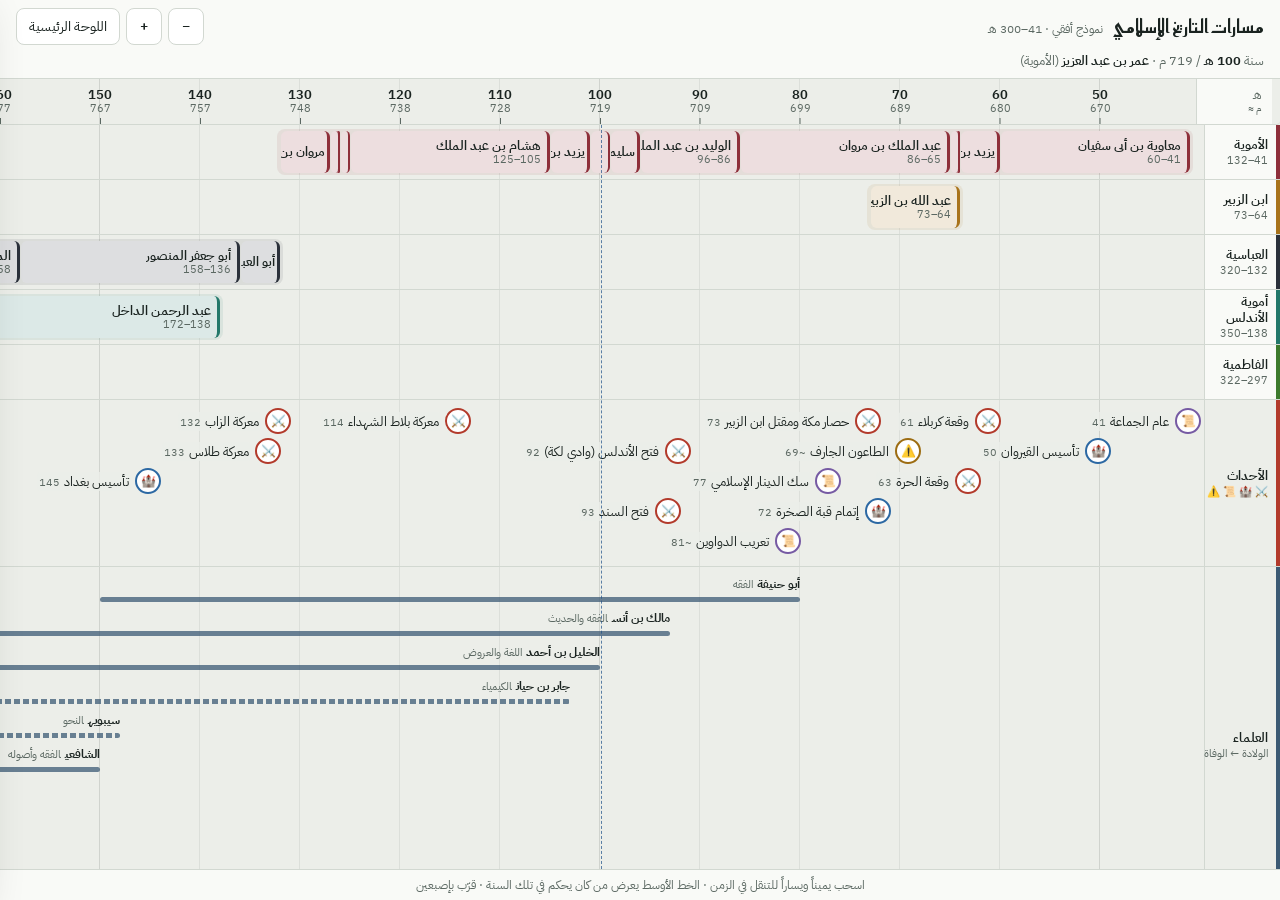
<file: site/horizontal.html>
<!doctype html>
<html lang="ar" dir="rtl">
<head>
<meta charset="utf-8">
<meta name="viewport" content="width=device-width, initial-scale=1, viewport-fit=cover">
<title>نموذج الخط الأفقي</title>
<meta name="robots" content="noindex">
<meta name="description" content="نموذج تجريبي: الزمن على المحور الأفقي والدول والأحداث والعلماء مسارات أفقية مكدسة، من 41 إلى 300 هـ.">
<link rel="preconnect" href="https://fonts.googleapis.com">
<link rel="preconnect" href="https://fonts.gstatic.com" crossorigin>
<link rel="stylesheet" href="https://fonts.googleapis.com/css2?family=IBM+Plex+Sans+Arabic:wght@400;500;600&family=Noto+Naskh+Arabic:wght@400;600&family=Reem+Kufi:wght@500;600&display=swap">
<link rel="stylesheet" href="styles.css">
<link rel="stylesheet" href="horizontal.css">
</head>
<body>
<div class="happ">
  <header class="hbar">
    <div class="brand"><h1>مسارات التاريخ الإسلامي</h1><span class="tag">نموذج أفقي · 41–300 هـ</span></div>
    <div class="tools">
      <button class="btn icon" id="zout" aria-label="تصغير">−</button>
      <button class="btn icon" id="zin" aria-label="تكبير">+</button>
      <a class="btn" href="./">اللوحة الرئيسية</a>
    </div>
    <div class="now" id="now"></div>
  </header>

  <div class="hwrap">
  <main class="hscroll" id="hs" aria-label="الخط الزمني الأفقي" tabindex="0">
    <div class="hcontent" id="hc">
      <div class="ruler" id="ruler"><div class="corner">هـ<br><small>م ≈</small></div></div>
      <div id="lanes"></div>
    </div>
  </main>
  <div class="cursor" id="cursor" aria-hidden="true"></div>
  </div>
  <p class="hhint">اسحب يميناً ويساراً للتنقل في الزمن · الخط الأوسط يعرض من كان يحكم في تلك السنة · قرّب بإصبعين</p>
</div>

<aside class="drawer" id="drawer" aria-hidden="true" aria-labelledby="dTitle"></aside>

<script src="data.js"></script>
<script src="horizontal.js"></script>
</body>
</html>
</file>
<file: site/styles.css>
/* Layout: full-screen canvas. Time axis down the right edge, parallel dynasty lanes run right-to-left, detail drawer slides in from the left. */
:root {
  --bg: #eceee9;
  --surface: #f9faf7;
  --raised: #ffffff;
  --ink: #1a2320;
  --muted: #5b6862;
  --line: #d2d8d1;
  --grid: rgba(26, 35, 32, 0.07);
  --accent: #1d4f86;
  --accent-ink: #ffffff;
  --focus: #1d4f86;
  --shadow: 0 10px 40px rgba(20, 30, 26, 0.16);

  --d-nubuwwa: #8a6a1f;
  --d-rashidun: #2f6b4f;
  --d-umayyad: #8e2f3a;
  --d-zubayr: #a8731b;
  --d-abbasid: #2b313b;
  --d-andalus: #23786a;
  --d-fatimid: #3d7a2c;

  --c-battle: #b23a2b;
  --c-city: #2c68a3;
  --c-reform: #765aa3;
  --c-calamity: #9c6c12;
  --c-scholar: #3c5a74;

  --f-display: "Reem Kufi", "Noto Kufi Arabic", "Segoe UI", Tahoma, sans-serif;
  --f-body: "Noto Naskh Arabic", "Amiri", "Traditional Arabic", serif;
  --f-ui: "IBM Plex Sans Arabic", "Segoe UI", Tahoma, sans-serif;
  color-scheme: light;
}
@media (prefers-color-scheme: dark) {
  :root:not([data-theme="light"]) {
    --bg: #111614; --surface: #171d1a; --raised: #1e2522; --ink: #e5ebe6; --muted: #98a59e; --line: #2c3631;
    --grid: rgba(229, 235, 230, 0.06); --accent: #7fb0e6; --accent-ink: #0d1a28; --focus: #9cc3ef; --shadow: 0 10px 40px rgba(0, 0, 0, 0.5);
    --d-nubuwwa: #e0be6a; --d-rashidun: #6fbf9a; --d-umayyad: #c75b67; --d-zubayr: #d39b3c; --d-abbasid: #9aa6b8; --d-andalus: #4fb3a1; --d-fatimid: #72b45c;
    --c-battle: #e0705f; --c-city: #6ea6dc; --c-reform: #a991d4; --c-calamity: #d3a24a; --c-scholar: #8eb0cc;
    color-scheme: dark;
  }
}
:root[data-theme="dark"] {
  --bg: #111614; --surface: #171d1a; --raised: #1e2522; --ink: #e5ebe6; --muted: #98a59e; --line: #2c3631;
  --grid: rgba(229, 235, 230, 0.06); --accent: #7fb0e6; --accent-ink: #0d1a28; --focus: #9cc3ef; --shadow: 0 10px 40px rgba(0, 0, 0, 0.5);
  --d-nubuwwa: #e0be6a; --d-rashidun: #6fbf9a; --d-umayyad: #c75b67; --d-zubayr: #d39b3c; --d-abbasid: #9aa6b8; --d-andalus: #4fb3a1; --d-fatimid: #72b45c;
  --c-battle: #e0705f; --c-city: #6ea6dc; --c-reform: #a991d4; --c-calamity: #d3a24a; --c-scholar: #8eb0cc;
  color-scheme: dark;
}

html, body { height: 100%; }
[hidden] { display: none !important; }
body {
  margin: 0; background: var(--bg); color: var(--ink);
  font-family: var(--f-ui); font-size: 14px; overflow: hidden;
}
.app { height: 100%; display: grid; grid-template-rows: auto 1fr auto; }
button, input, select, textarea { font: inherit; color: inherit; }
:focus-visible { outline: 2px solid var(--focus); outline-offset: 2px; }

/* top bar */
.bar {
  display: flex; flex-wrap: wrap; align-items: center; gap: 10px 16px;
  padding-block: 10px; padding-left: max(16px, env(safe-area-inset-left, 0px)); padding-right: max(16px, env(safe-area-inset-right, 0px));
  background: var(--surface); border-bottom: 1px solid var(--line); position: relative; z-index: 20;
}
.brand { display: flex; align-items: baseline; gap: 10px; min-width: 0; }
.brand h1 { font-family: var(--f-display); font-weight: 600; font-size: 22px; margin: 0; letter-spacing: 0; white-space: nowrap; }
.brand span { color: var(--muted); font-size: 12px; white-space: nowrap; }
.search { position: relative; flex: 1 1 220px; max-width: 360px; min-width: 0; }
.search input {
  width: 100%; box-sizing: border-box; padding: 8px 12px; border-radius: 8px;
  border: 1px solid var(--line); background: var(--raised);
}
.results {
  position: absolute; inset-inline: 0; top: calc(100% + 4px); background: var(--raised); border: 1px solid var(--line);
  border-radius: 8px; box-shadow: var(--shadow); max-height: 320px; overflow: auto; z-index: 30; padding: 4px;
}
.results button {
  display: flex; justify-content: space-between; gap: 12px; width: 100%; text-align: start; padding: 8px 10px;
  border: 0; background: none; border-radius: 6px; cursor: pointer;
}
.results button:hover, .results button.on { background: var(--bg); }
.results small { color: var(--muted); font-variant-numeric: tabular-nums; white-space: nowrap; }
.chips { display: flex; flex-wrap: wrap; gap: 6px; }
.chip {
  display: inline-flex; align-items: center; gap: 6px; padding: 5px 10px; border-radius: 999px;
  border: 1px solid var(--line); background: var(--raised); cursor: pointer; font-size: 13px;
}
.chip[aria-pressed="false"] { opacity: 0.45; }
.chip i { width: 8px; height: 8px; border-radius: 50%; background: var(--d-abbasid); display: inline-block; }
.chip[data-filter="scholar"] i { background: var(--c-scholar); }
.tools { display: flex; gap: 6px; margin-inline-start: auto; }
.btn {
  padding: 7px 12px; border-radius: 8px; border: 1px solid var(--line); background: var(--raised); cursor: pointer; white-space: nowrap;
}
.btn.primary { background: var(--accent); color: var(--accent-ink); border-color: var(--accent); }
.btn.icon { width: 36px; padding: 7px 0; text-align: center; font-weight: 600; }

/* stage */
.stage { position: relative; overflow: hidden; touch-action: none; cursor: grab; user-select: none; background: var(--bg); }
.stage.dragging { cursor: grabbing; }
.layer { position: absolute; inset: 0; }
.grid-line { position: absolute; left: 0; right: 0; height: 0; border-top: 1px solid var(--grid); }
.grid-line.major { border-top-color: var(--line); }
.band { position: absolute; border-radius: 10px; background: color-mix(in srgb, var(--c) 8%, transparent); border: 1px solid color-mix(in srgb, var(--c) 22%, transparent); }

.axis {
  position: absolute; top: 0; bottom: 0; right: 0; width: 84px; background: var(--surface);
  border-left: 1px solid var(--line); z-index: 6; padding-right: env(safe-area-inset-right, 0px);
}
.tick { position: absolute; right: 10px; transform: translateY(-50%); text-align: right; line-height: 1.15; font-variant-numeric: tabular-nums; }
.tick b { display: block; font-size: 13px; font-weight: 600; }
.tick small { display: block; font-size: 10.5px; color: var(--muted); }
.axis-cap { position: absolute; top: 0; right: 0; width: 84px; height: 52px; display: grid; place-content: center; text-align: center; font-size: 11px; color: var(--muted); background: var(--surface); border-bottom: 1px solid var(--line); z-index: 2; line-height: 1.3; }

.heads { position: absolute; top: 0; left: 0; right: 84px; height: 52px; background: color-mix(in srgb, var(--surface) 92%, transparent); border-bottom: 1px solid var(--line); z-index: 5; overflow: hidden; }
.head { position: absolute; top: 0; height: 52px; display: flex; flex-direction: column; justify-content: center; padding-inline: 10px; box-sizing: border-box; border-inline-start: 1px solid var(--line); }
.head strong { font-family: var(--f-display); font-weight: 600; font-size: 15px; color: var(--c, var(--ink)); white-space: nowrap; overflow: hidden; text-overflow: ellipsis; }
.head small { color: var(--muted); font-size: 11px; font-variant-numeric: tabular-nums; white-space: nowrap; }

.item { position: absolute; border: 0; padding: 0; margin: 0; background: none; cursor: pointer; text-align: right; color: var(--ink); }
.ruler {
  background: color-mix(in srgb, var(--c) 16%, var(--raised)); border-right: 4px solid var(--c);
  border-radius: 4px; overflow: hidden; box-sizing: border-box; padding: 0 8px; display: flex; flex-direction: column; justify-content: center;
}
.ruler:nth-child(even) { background: color-mix(in srgb, var(--c) 26%, var(--raised)); }
.ruler .n { font-family: var(--f-body); font-size: 14px; font-weight: 600; white-space: nowrap; overflow: hidden; text-overflow: ellipsis; line-height: 1.3; }
.ruler .y { font-size: 11px; color: var(--muted); font-variant-numeric: tabular-nums; white-space: nowrap; }
.ruler .cap { font-size: 11px; color: var(--muted); white-space: nowrap; overflow: hidden; text-overflow: ellipsis; }
.ruler.thin .n, .ruler.thin .y, .ruler.thin .cap { display: none; }
.ruler.short .y, .ruler.short .cap { display: none; }
.item.review::after { content: ""; position: absolute; top: 4px; left: 4px; width: 6px; height: 6px; border-radius: 50%; background: var(--c-calamity); }

.event { display: flex; align-items: center; gap: 6px; height: 24px; transform: translateY(-50%); white-space: nowrap; }
.event .dot { width: 22px; height: 22px; border-radius: 50%; display: grid; place-items: center; font-size: 12px; background: color-mix(in srgb, var(--c) 18%, var(--raised)); border: 1.5px solid var(--c); flex: none; }
.event .t { font-size: 12.5px; font-weight: 500; overflow: hidden; text-overflow: ellipsis; background: color-mix(in srgb, var(--bg) 80%, transparent); padding-inline: 4px; border-radius: 4px; }
.event .t em { font-style: normal; color: var(--muted); font-variant-numeric: tabular-nums; font-size: 11px; margin-inline-start: 4px; }

.scholar { display: flex; gap: 6px; }
.event.crowd .t, .scholar.crowd .lbl { display: none; }
.event.crowd:hover .t, .event.crowd:focus-visible .t { display: block; position: relative; z-index: 4; }
.scholar .life { width: 4px; border-radius: 2px; background: var(--c-scholar); flex: none; min-height: 10px; }
.scholar .life.approx { background: repeating-linear-gradient(to bottom, var(--c-scholar) 0 6px, transparent 6px 9px); }
.scholar .lbl { font-size: 12.5px; line-height: 1.35; white-space: nowrap; overflow: hidden; }
.scholar .lbl b { font-family: var(--f-body); font-weight: 600; display: block; overflow: hidden; text-overflow: ellipsis; }
.scholar .lbl small { color: var(--muted); display: block; overflow: hidden; text-overflow: ellipsis; }

.item.sel { outline: 2px solid var(--focus); outline-offset: 2px; z-index: 3; }
.hint { position: absolute; bottom: 12px; left: max(12px, env(safe-area-inset-left, 0px)); z-index: 7; background: var(--raised); border: 1px solid var(--line); border-radius: 8px; padding: 6px 10px; color: var(--muted); font-size: 12px; pointer-events: none; }

/* footer */
.foot {
  display: flex; flex-wrap: wrap; align-items: center; gap: 8px 16px; justify-content: space-between;
  padding-block: 8px; padding-left: max(16px, env(safe-area-inset-left, 0px)); padding-right: max(16px, env(safe-area-inset-right, 0px));
  background: var(--surface); border-top: 1px solid var(--line); font-size: 12.5px; color: var(--muted);
}
.foot .acts { display: flex; gap: 8px; }

/* drawer */
.drawer {
  position: fixed; top: 0; bottom: 0; left: 0; width: min(420px, 100vw); z-index: 40; background: var(--raised);
  box-shadow: var(--shadow); border-right: 1px solid var(--line); display: flex; flex-direction: column;
  transform: translateX(-104%); transition: transform 0.22s ease; padding-left: env(safe-area-inset-left, 0px);
}
.drawer.open { transform: none; }
.drawer header { display: flex; align-items: flex-start; gap: 12px; padding: 18px 20px 12px; border-bottom: 1px solid var(--line); border-top: 5px solid var(--c, var(--accent)); }
.drawer header > div { flex: 1; min-width: 0; }
.kicker { font-size: 12px; color: var(--c, var(--muted)); font-weight: 600; letter-spacing: 0; }
.drawer h2 { font-family: var(--f-display); font-weight: 600; font-size: 26px; margin: 4px 0 2px; text-wrap: balance; line-height: 1.25; }
.drawer .full { font-family: var(--f-body); color: var(--muted); font-size: 15px; }
.drawer .body { overflow: auto; padding: 16px 20px 24px; display: flex; flex-direction: column; gap: 18px; font-family: var(--f-body); font-size: 16px; line-height: 1.8; }
.facts { display: grid; grid-template-columns: auto 1fr; gap: 6px 14px; margin: 0; font-family: var(--f-ui); font-size: 14px; }
.facts dt { color: var(--muted); }
.facts dd { margin: 0; font-variant-numeric: tabular-nums; min-width: 0; }
.drawer h3 { font-family: var(--f-ui); font-size: 12.5px; color: var(--muted); font-weight: 600; margin: 0 0 6px; }
.drawer ul { margin: 0; padding-inline-start: 20px; }
.note { background: var(--bg); border-radius: 8px; padding: 10px 12px; font-size: 14.5px; line-height: 1.7; }
.status { display: inline-flex; align-items: center; gap: 6px; font-family: var(--f-ui); font-size: 12px; padding: 3px 9px; border-radius: 999px; border: 1px solid var(--line); color: var(--muted); }
.status::before { content: ""; width: 7px; height: 7px; border-radius: 50%; background: var(--c-calamity); }
.peers { display: flex; flex-wrap: wrap; gap: 6px; font-family: var(--f-ui); }
.peers button { border: 1px solid var(--line); background: var(--surface); border-radius: 6px; padding: 3px 8px; cursor: pointer; font-size: 13px; }
.peers button i { display: inline-block; width: 7px; height: 7px; border-radius: 50%; background: var(--c); margin-inline-end: 5px; }
.srcs { font-size: 14px; }
.srcs li span { color: var(--muted); }
.close { border: 0; background: none; font-size: 22px; cursor: pointer; color: var(--muted); padding: 0 4px; line-height: 1; }
.drawer footer { padding: 12px 20px; border-top: 1px solid var(--line); display: flex; gap: 8px; }

/* modal */
.modal { position: fixed; inset: 0; z-index: 50; background: rgba(10, 16, 14, 0.45); display: grid; place-items: center; padding: 16px; }
.sheet {
  background: var(--raised); border-radius: 12px; box-shadow: var(--shadow); width: min(640px, 100%); max-height: calc(100% - 32px);
  display: flex; flex-direction: column; overflow: hidden;
}
.sheet > header { display: flex; justify-content: space-between; align-items: center; padding: 16px 20px; border-bottom: 1px solid var(--line); }
.sheet > header h2 { font-family: var(--f-display); font-weight: 600; font-size: 22px; margin: 0; }
.sheet .content { overflow: auto; padding: 18px 20px 22px; }
.prose { font-family: var(--f-body); font-size: 16px; line-height: 1.9; max-width: 65ch; }
.prose h3 { font-family: var(--f-display); font-weight: 600; font-size: 18px; margin: 22px 0 6px; }
.prose h3:first-child { margin-top: 0; }
.prose ol, .prose ul { padding-inline-start: 22px; margin: 6px 0; }
.form { display: grid; gap: 14px; }
.form label { display: grid; gap: 6px; font-size: 13px; color: var(--muted); }
.form input, .form select, .form textarea { padding: 9px 11px; border-radius: 8px; border: 1px solid var(--line); background: var(--surface); color: var(--ink); font-size: 14.5px; }
.form textarea { min-height: 110px; resize: vertical; font-family: var(--f-body); line-height: 1.7; }
.form .hp { position: absolute; left: -9999px; width: 1px; height: 1px; overflow: hidden; }
.form .row { display: flex; gap: 10px; flex-wrap: wrap; align-items: center; }
.msg { border-radius: 8px; padding: 10px 12px; font-size: 14px; background: var(--bg); }
.msg.ok { border-inline-start: 4px solid var(--d-fatimid); }
.msg.warn { border-inline-start: 4px solid var(--c-calamity); }

@media (max-width: 720px) {
  .brand span { display: none; }
  .bar { gap: 8px 10px; }
  .chips { flex-wrap: nowrap; overflow-x: auto; flex: 1 1 100%; order: 3; scrollbar-width: none; }
  .chip { flex: none; }
  .tools { order: 1; }
  .tools .btn.text { display: none; }
  .drawer { top: auto; height: 78%; width: 100%; border-right: 0; border-radius: 14px 14px 0 0; transform: translateY(104%); padding-bottom: env(safe-area-inset-bottom, 0px); }
  .drawer.open { transform: none; }
  .hint { display: none; }
}
@media (prefers-reduced-motion: reduce) { .drawer { transition: none; } }

/* ---------- حركات بصرية (motion.js) ---------- */
.stats { display: grid; grid-template-columns: repeat(2, 1fr); gap: 10px; margin: 16px 0; }
.stats > div { background: var(--raised); border: 1px solid var(--line); border-radius: 10px; padding: 12px 14px; display: grid; gap: 2px; }
.stats b { font-family: var(--f-display); font-size: 26px; font-weight: 600; color: var(--accent); font-variant-numeric: tabular-nums; }
.stats span { font-size: 13px; color: var(--muted); }

/* حدّ متحرك حول زر الإبلاغ */
.star-border { position: relative; overflow: hidden; isolation: isolate; border-color: transparent; }
.star-border::before { content: ""; position: absolute; left: 50%; top: 50%; width: 180%; aspect-ratio: 1; translate: -50% -50%; z-index: -2; background: conic-gradient(from 0deg, transparent 0 75%, var(--focus) 84%, transparent 92%); animation: star-spin 4s linear infinite; }
.star-border::after { content: ""; position: absolute; inset: 1px; border-radius: inherit; z-index: -1; background: var(--accent); }
@keyframes star-spin { to { transform: rotate(360deg); } }

/* أشعة ضوئية خفيفة خلف الشريط العلوي */
.bar::before { content: ""; position: absolute; inset: 0; z-index: -1; pointer-events: none; background: repeating-conic-gradient(from 0deg at 50% 0%, transparent 0 7deg, color-mix(in srgb, var(--accent) 9%, transparent) 9deg 12deg); mask-image: linear-gradient(to bottom, #000 0%, transparent 90%); animation: rays-pulse 9s ease-in-out infinite; }
@keyframes rays-pulse { 50% { opacity: 0.45; } }

.bw { display: inline-block; }

@media (prefers-reduced-motion: reduce) {
  .star-border::before, .bar::before { animation: none; }
}

/* روابط المصادر إلى المكتبة الشاملة */
.srcs a, #srcList a, #srcAuxList a { color: inherit; text-decoration: underline; text-decoration-color: var(--muted); text-underline-offset: 3px; }
#srcList .muted, #srcAuxList .muted { color: var(--muted); font-size: 0.9em; }
</file>
<file: site/horizontal.css>
/* Horizontal prototype: time runs right-to-left along the x axis, lanes stack vertically. Tokens, buttons and the drawer come from styles.css. */
:root { --lab-w: 76px; --ruler-h: 46px; }

.happ { height: 100%; height: 100dvh; display: grid; grid-template-rows: auto 1fr auto; }
.hbar {
  display: flex; flex-wrap: wrap; align-items: center; gap: 6px 12px;
  padding-block: 8px; padding-left: max(16px, env(safe-area-inset-left, 0px)); padding-right: max(16px, env(safe-area-inset-right, 0px));
  background: var(--surface); border-bottom: 1px solid var(--line); position: relative; z-index: 20;
}
.hbar .brand h1 { font-size: 19px; }
.hbar .tag { color: var(--muted); font-size: 12px; white-space: nowrap; }
.hbar .tools { display: flex; gap: 6px; margin-inline-start: auto; order: 0; }
.hbar a.btn { text-decoration: none; color: inherit; }
.now { flex: 1 1 100%; color: var(--muted); font-size: 12.5px; font-variant-numeric: tabular-nums; min-height: 1.2em; }
.now b { color: var(--ink); font-weight: 600; }

.hwrap { position: relative; min-height: 0; display: grid; }
.hscroll {
  position: relative; overflow: auto; background: var(--bg); touch-action: pan-x pan-y;
  overscroll-behavior: contain; -webkit-overflow-scrolling: touch; scrollbar-width: thin;
}
.hscroll.grab { cursor: grabbing; user-select: none; }
.hcontent { position: relative; min-height: 100%; }
.gridlines { position: absolute; inset-block: 0; right: 0; left: 0; pointer-events: none; z-index: 0; }
.gridlines i { position: absolute; top: 0; bottom: 0; width: 1px; background: var(--grid); }
.gridlines i.major { background: color-mix(in srgb, var(--ink) 13%, transparent); }

/* year ruler: sticky on top while scrolling lanes vertically */
.ruler {
  position: sticky; top: 0; z-index: 6; height: var(--ruler-h); background: var(--surface);
  border-bottom: 1px solid var(--line); font-variant-numeric: tabular-nums;
}
.ruler .corner {
  position: sticky; right: 0; z-index: 2; width: var(--lab-w); height: 100%; box-sizing: border-box;
  display: flex; flex-direction: column; justify-content: center; padding-inline: 10px;
  background: var(--surface); border-inline-end: 1px solid var(--line); color: var(--muted); font-size: 12px; line-height: 1.25;
}
.tick { position: absolute; top: 0; height: 100%; transform: translateX(50%); display: flex; flex-direction: column; align-items: center; justify-content: center; white-space: nowrap; pointer-events: none; }
.tick b { font-size: 12.5px; font-weight: 600; }
.tick small { font-size: 10.5px; color: var(--muted); }
.tick::after { content: ""; position: absolute; bottom: 0; width: 1px; height: 6px; background: var(--muted); }

/* lanes */
.lane { position: relative; border-bottom: 1px solid var(--line); z-index: 1; }
.lane .lab {
  position: sticky; right: 0; z-index: 4; width: var(--lab-w); height: 100%; box-sizing: border-box;
  display: flex; flex-direction: column; justify-content: center; gap: 1px; padding: 4px 8px 4px 6px;
  background: var(--surface); border-inline-end: 1px solid var(--line); border-inline-start: 4px solid var(--c, var(--muted));
  font-size: 12.5px; line-height: 1.25;
}
.lane .lab strong { font-weight: 600; }
.lane .lab small { color: var(--muted); font-size: 10.5px; white-space: nowrap; font-variant-numeric: tabular-nums; }
.lane.group .lab { background: var(--bg); }
.lane-band { position: absolute; top: 4px; bottom: 4px; border-radius: 8px; background: color-mix(in srgb, var(--c) 9%, transparent); pointer-events: none; }

.hitem {
  position: absolute; box-sizing: border-box; border: 0; padding: 0; margin: 0; cursor: pointer; text-align: start;
  font: inherit; color: inherit; background: none; z-index: 1;
}
.hitem.sel { z-index: 3; }
/* rulers: a block whose width is the reign */
.hitem.rb {
  top: 6px; bottom: 6px; border-radius: 6px; overflow: hidden;
  background: color-mix(in srgb, var(--c) 16%, var(--raised)); border-inline-start: 3px solid var(--c);
  padding: 4px 6px; display: flex; flex-direction: column; justify-content: center; line-height: 1.25;
}
.hitem.rb .n { font-weight: 600; font-size: 12.5px; white-space: nowrap; overflow: hidden; text-overflow: ellipsis; }
.hitem.rb .y { font-size: 10.5px; color: var(--muted); white-space: nowrap; font-variant-numeric: tabular-nums; }
.hitem.rb.narrow { padding-inline: 2px; }
.hitem.rb.narrow .y { display: none; }
.hitem.rb.tiny { padding: 0; border-inline-start-width: 2px; }
.hitem.rb.tiny .n, .hitem.rb.tiny .y { display: none; }
.hitem.rb.sel { outline: 2px solid var(--c); outline-offset: 1px; }

/* events: a pin on the year, label beside it */
.hitem.ev { height: 26px; display: flex; align-items: center; gap: 4px; white-space: nowrap; font-size: 12.5px; }
.hitem.ev .dot { width: 22px; height: 22px; border-radius: 50%; display: grid; place-items: center; font-size: 12px; background: var(--raised); border: 2px solid var(--c); flex: none; }
.hitem.ev .t em { font-style: normal; color: var(--muted); font-size: 11px; margin-inline-start: 4px; font-variant-numeric: tabular-nums; }
.hitem.ev .t { background: color-mix(in srgb, var(--bg) 80%, transparent); border-radius: 4px; padding-inline: 2px; }
.hitem.ev.sel .dot { background: var(--c); }

/* scholars: a life line from birth to death, name above it */
.hitem.sc { height: 30px; }
.hitem.sc .life { position: absolute; bottom: 3px; right: 0; left: 0; height: 5px; border-radius: 3px; background: var(--c-scholar); opacity: 0.75; }
.hitem.sc .life.approx { background: repeating-linear-gradient(90deg, var(--c-scholar) 0 6px, transparent 6px 9px); }
.hitem.sc .lbl { position: absolute; top: 0; right: 0; white-space: nowrap; font-size: 12px; }
.hitem.sc .lbl small { color: var(--muted); font-size: 10.5px; margin-inline-start: 4px; }
.hitem.sc.sel .life { opacity: 1; height: 7px; }

.cursor { position: absolute; top: var(--ruler-h); bottom: 0; width: 0; border-left: 1.5px dashed color-mix(in srgb, var(--accent) 70%, transparent); pointer-events: none; z-index: 7; }
.hhint { margin: 0; padding: 6px 16px calc(6px + env(safe-area-inset-bottom, 0px)); font-size: 12px; color: var(--muted); background: var(--surface); border-top: 1px solid var(--line); text-align: center; }

.drawer footer a.btn { text-decoration: none; color: inherit; }

@media (max-width: 720px) {
  :root { --lab-w: 62px; }
  .hbar .brand h1 { font-size: 16px; }
  .lane .lab { font-size: 11.5px; padding-inline: 5px 4px; }
}
</file>
